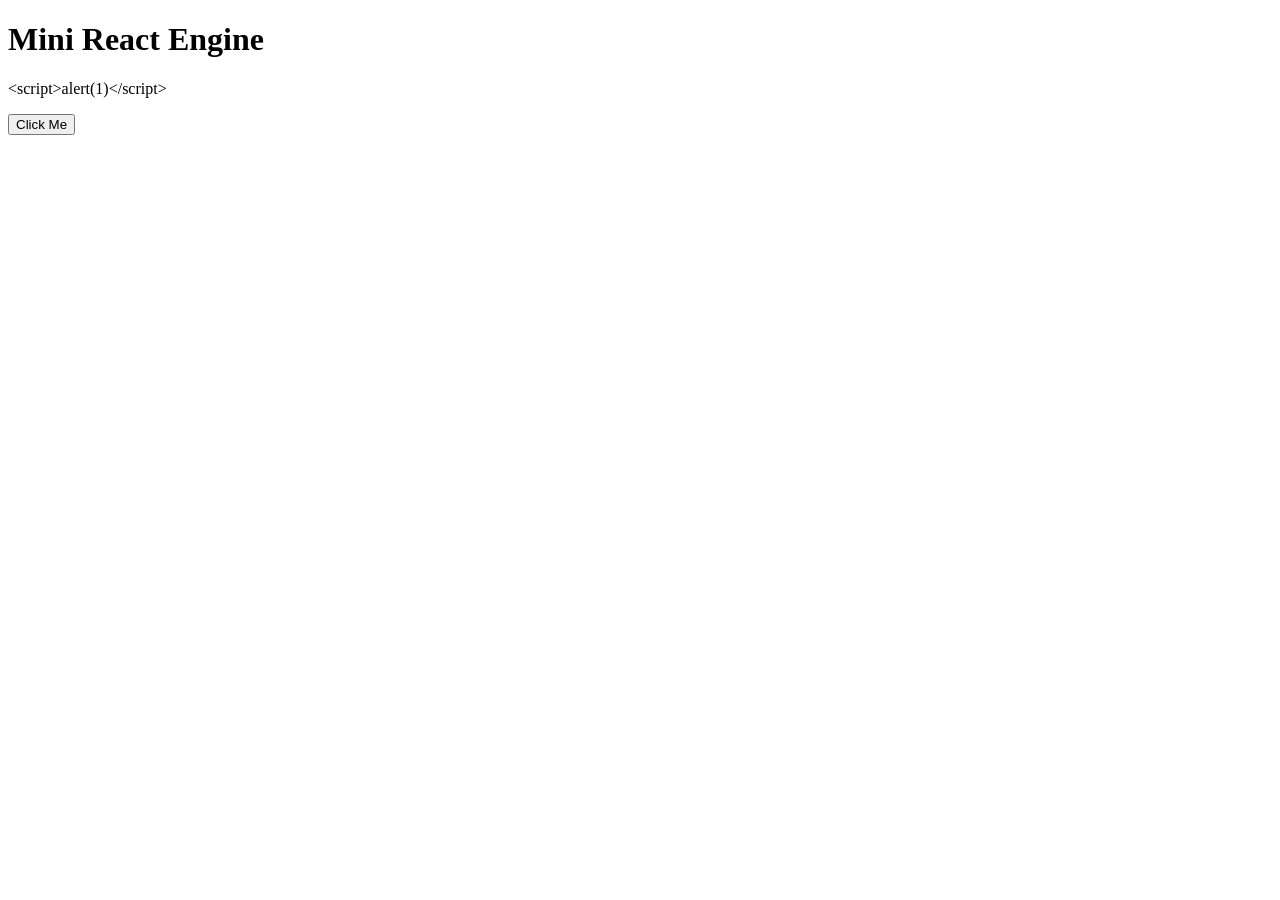
<file: exercise-1/index.html>
<!DOCTYPE html>
<html lang="en">
<head>
  <meta charset="UTF-8">
  <meta name="viewport" content="width=device-width, initial-scale=1.0">
  <title>Exercise 1 - Mini React</title>
</head>
<body>
  <div id="app"></div>

  <script type="module" src="./test-runner.js"></script>
</body>
</html>
</file>
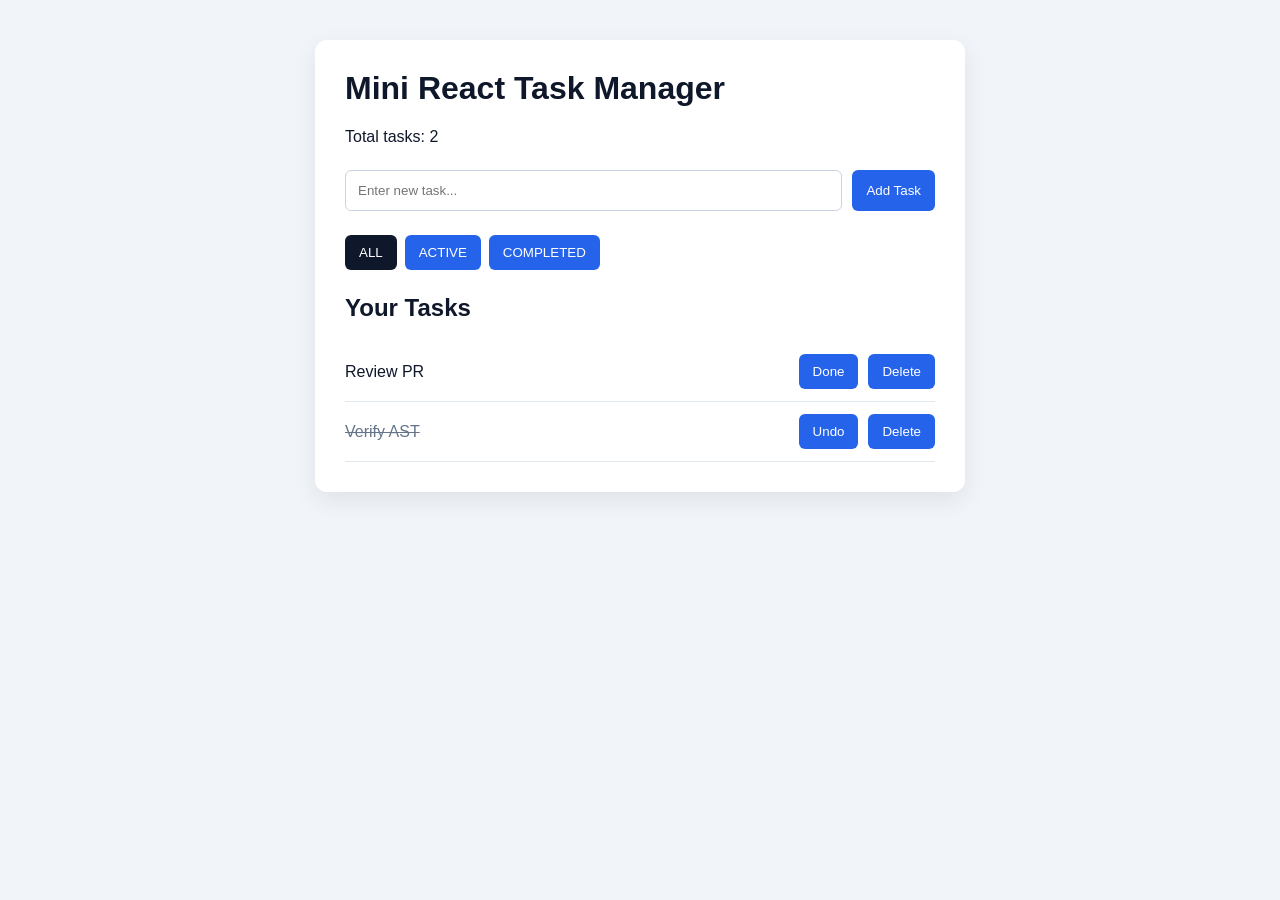
<file: exercise-2/index.html>
<!DOCTYPE html>
<html lang="en">
<head>
  <meta charset="UTF-8">
  <meta name="viewport" content="width=device-width, initial-scale=1.0">
  <title>Exercise 2 - Task Manager</title>
  <link rel="stylesheet" href="./style.css">
</head>
<body>
  <div id="app"></div>

  <script type="module" src="./app.js"></script>
</body>
</html>
</file>
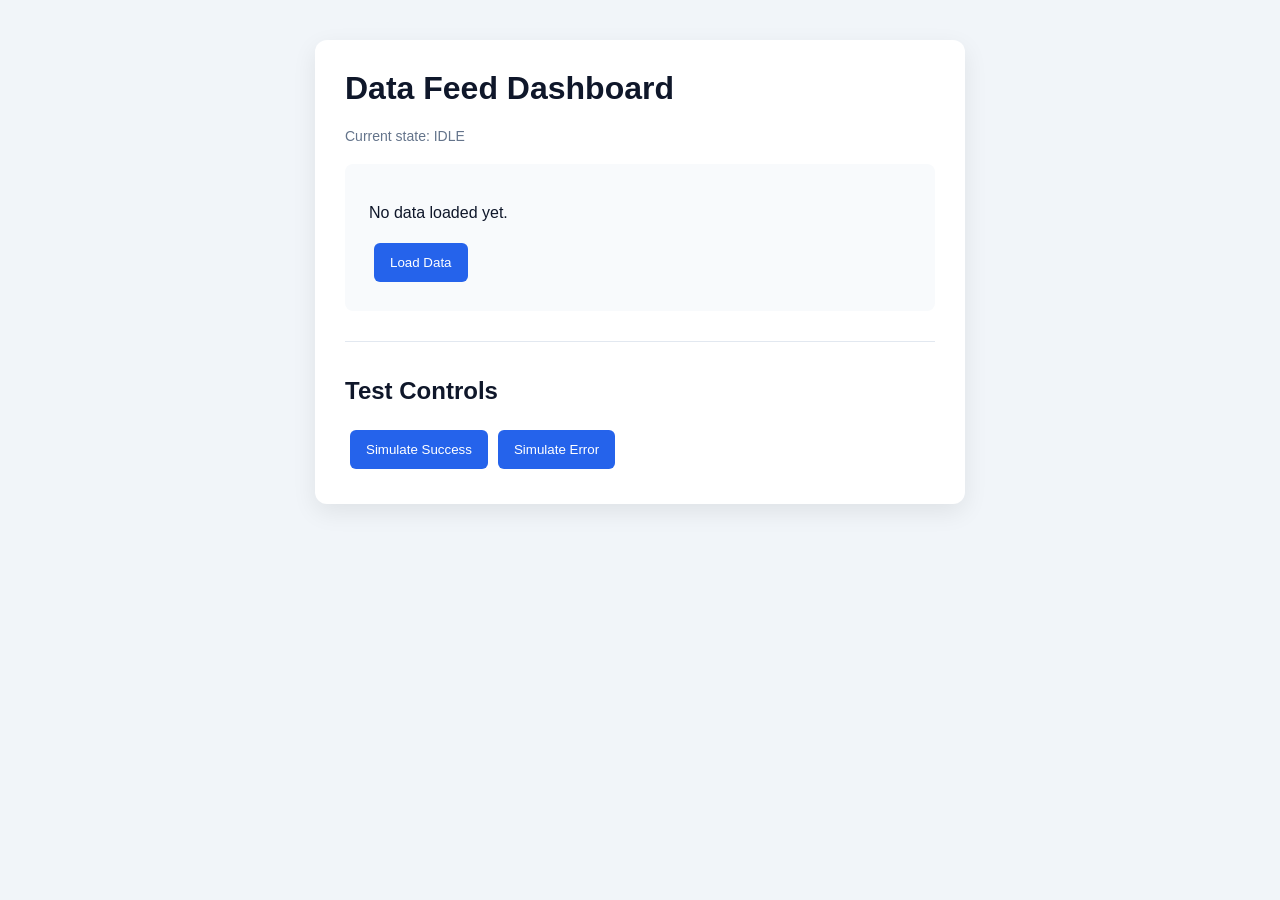
<file: exercise-3/index.html>
<!DOCTYPE html>
<html lang="en">
<head>
  <meta charset="UTF-8">
  <meta name="viewport"
        content="width=device-width, initial-scale=1.0">

  <title>Exercise 3 - Data Feed</title>

  <link rel="stylesheet" href="./style.css">
</head>
<body>
  <div id="app"></div>

  <script type="module" src="./app.js"></script>
</body>
</html>
</file>
<file: exercise-2/style.css>
* {
  box-sizing: border-box;
}

body {
  margin: 0;
  padding: 40px 20px;
  font-family: Arial, sans-serif;
  background: #f1f5f9;
  color: #0f172a;
}

.container {
  max-width: 650px;
  margin: 0 auto;
  padding: 30px;
  background: white;
  border-radius: 12px;
  box-shadow: 0 8px 24px rgba(0, 0, 0, 0.08);
}

h1 {
  margin-top: 0;
}

.task-input {
  display: flex;
  gap: 10px;
  margin: 24px 0;
}

input {
  flex: 1;
  min-width: 0;
  padding: 12px;
  border: 1px solid #cbd5e1;
  border-radius: 6px;
}

button {
  padding: 10px 14px;
  border: none;
  border-radius: 6px;
  background: #2563eb;
  color: white;
  cursor: pointer;
}

button:hover {
  background: #1d4ed8;
}

button:focus-visible,
input:focus-visible {
  outline: 3px solid #93c5fd;
  outline-offset: 2px;
}

.filters {
  display: flex;
  gap: 8px;
  margin-bottom: 24px;
}

.filters .active {
  background: #0f172a;
}

.task-item {
  display: flex;
  align-items: center;
  gap: 10px;
  padding: 12px 0;
  border-bottom: 1px solid #e2e8f0;
}

.task-item span {
  flex: 1;
}

.completed {
  text-decoration: line-through;
  color: #64748b;
}

@media (max-width: 500px) {
  .task-input,
  .task-item {
    flex-wrap: wrap;
  }
}
</file>
<file: exercise-3/style.css>
* {
  box-sizing: border-box;
}

body {
  margin: 0;
  padding: 40px 20px;
  background: #f1f5f9;
  font-family: Arial, sans-serif;
  color: #0f172a;
}

.container {
  max-width: 650px;
  margin: 0 auto;
  padding: 30px;
  background: white;
  border-radius: 12px;
  box-shadow: 0 8px 24px rgba(0, 0, 0, 0.08);
}

h1 {
  margin-top: 0;
}

.state-label {
  color: #64748b;
  font-size: 14px;
}

button {
  border: none;
  padding: 12px 16px;
  border-radius: 6px;
  background: #2563eb;
  color: white;
  cursor: pointer;
  margin: 5px;
}

button:hover {
  background: #1d4ed8;
}

button:focus-visible {
  outline: 3px solid #93c5fd;
  outline-offset: 2px;
}

.status-panel,
.error-panel {
  padding: 24px;
  background: #f8fafc;
  border-radius: 8px;
  margin-top: 20px;
}

.error-panel {
  background: #fef2f2;
  color: #991b1b;
}

.data-card {
  padding: 16px;
  margin: 10px 0;
  border: 1px solid #e2e8f0;
  border-radius: 8px;
}

.data-card h3 {
  margin: 0;
}

/* Skeleton Loader */

.skeleton-list {
  margin-top: 24px;
}

.skeleton-card {
  padding: 20px;
  margin-bottom: 12px;
  border-radius: 8px;
  background: #f8fafc;
}

.skeleton-line {
  display: block;
  width: 100%;
  height: 16px;
  border-radius: 4px;
  background: #cbd5e1;
  margin-bottom: 12px;
  animation: pulse 1.2s ease-in-out infinite;
}

.skeleton-line.short {
  width: 60%;
  margin-bottom: 0;
}

@keyframes pulse {
  0% {
    opacity: 1;
  }

  50% {
    opacity: 0.35;
  }

  100% {
    opacity: 1;
  }
}

@media (prefers-reduced-motion: reduce) {
  .skeleton-line {
    animation: none;
  }
}

.test-controls {
  margin-top: 30px;
  border-top: 1px solid #e2e8f0;
  padding-top: 15px;
}
</file>
